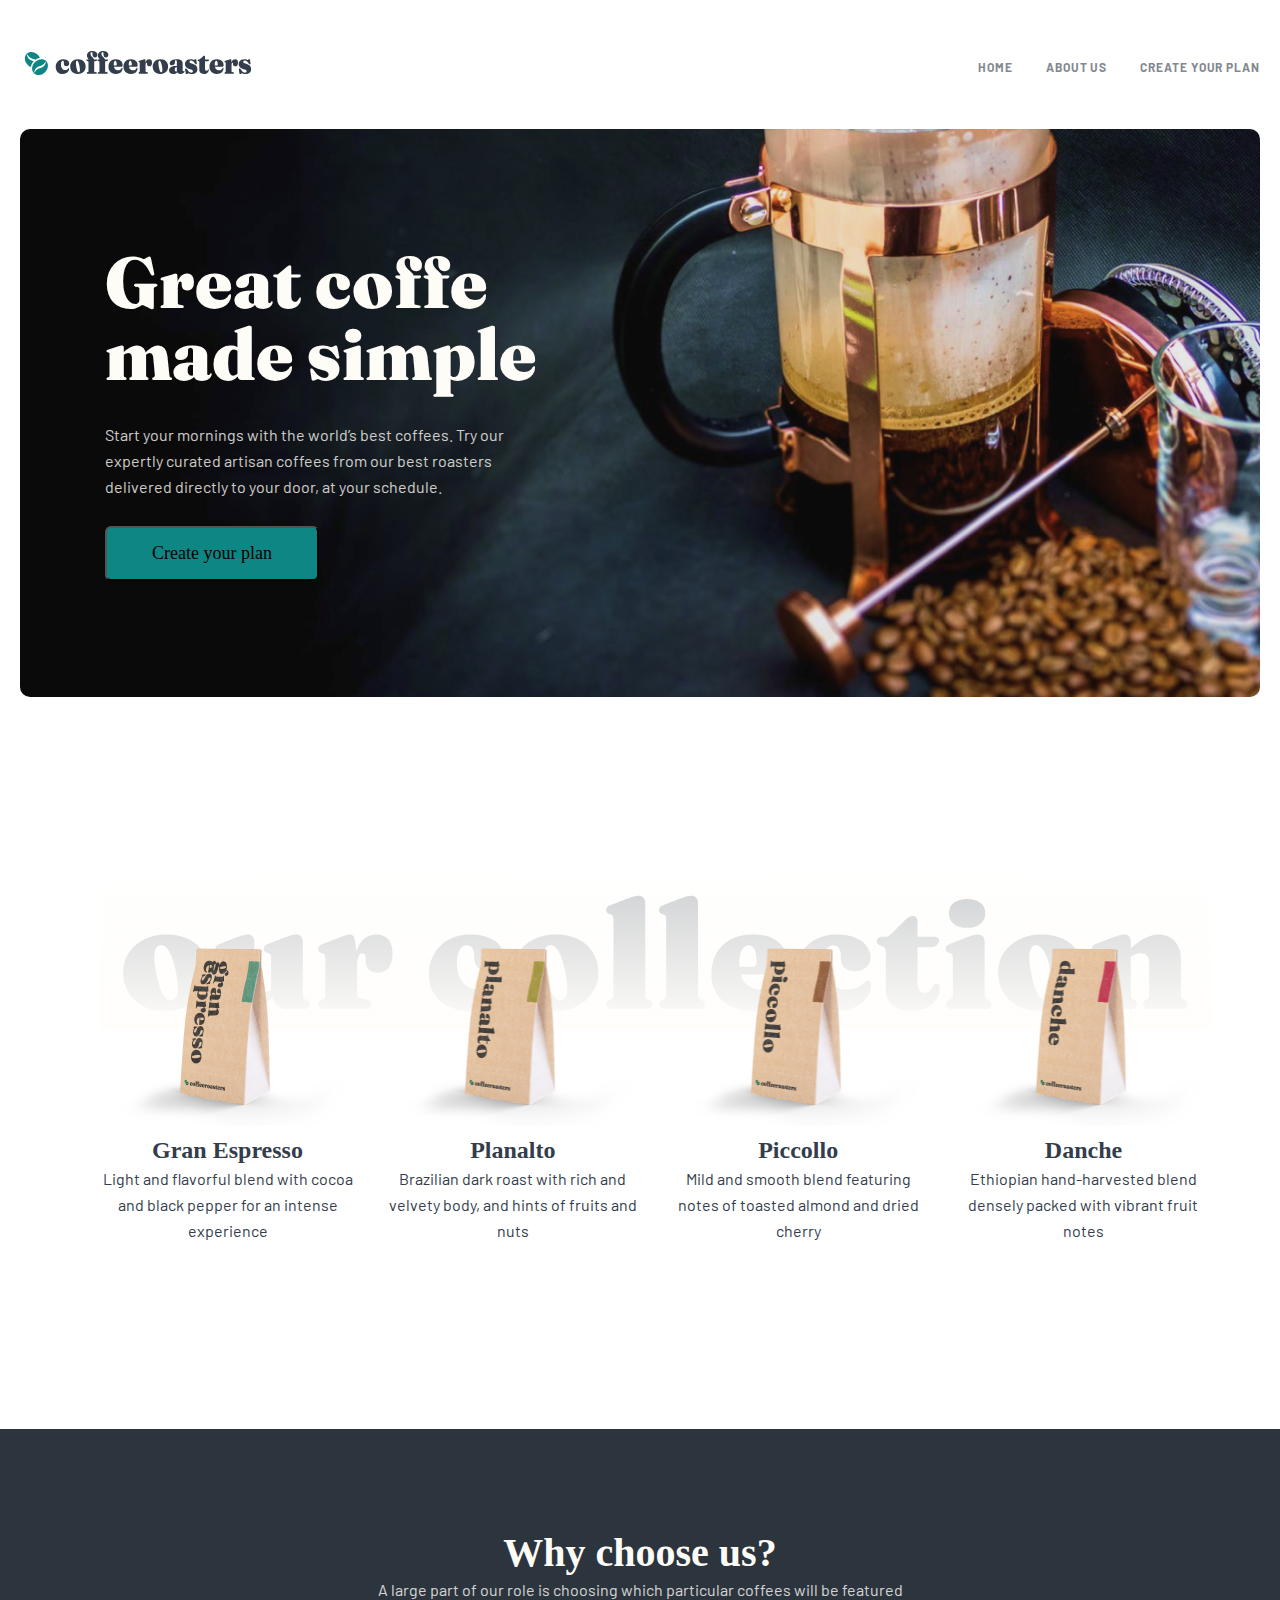
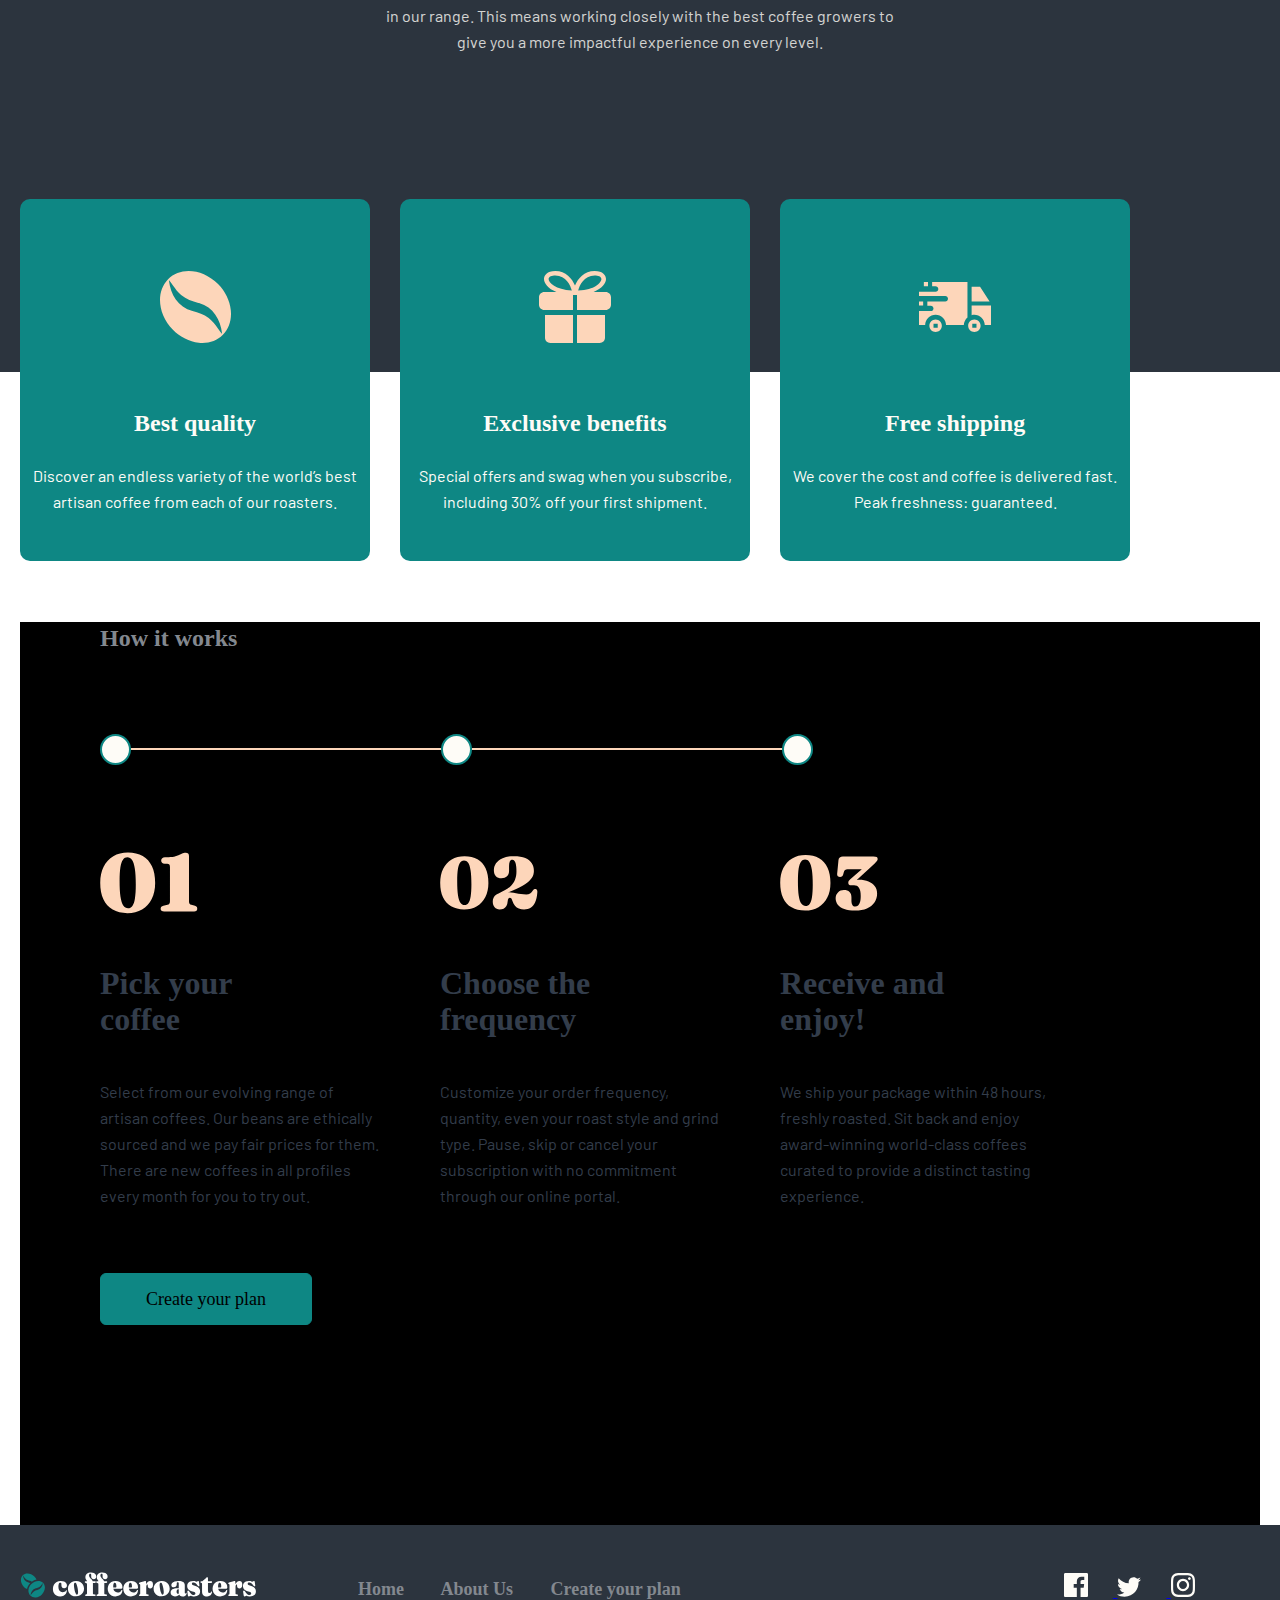
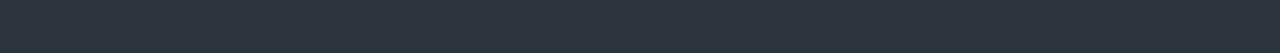
<file: index.html>
<!DOCTYPE html>
<html lang="en">
<head>
  <meta charset="UTF-8">
  <meta http-equiv="X-UA-Compatible" content="IE=edge">
  <meta name="viewport" content="width=device-width, initial-scale=1.0">
  <title>Coffeeroasters</title>
  <link rel="preconnect" href="https://fonts.googleapis.com">
<link rel="preconnect" href="https://fonts.gstatic.com" crossorigin>
<link href="https://fonts.googleapis.com/css2?family=Barlow:wght@400;600;700&family=Fraunces:opsz,wght@9..144,900&display=swap" rel="stylesheet">
  <link rel="stylesheet" href="./css/normalize.css">
  <link rel="stylesheet" href="./css/main.css">
</head>
<body>
  <!-- header -->
  <header>
    <div class="container">
      <div class="header">
        <a href="#">
          <img class="header__img" src="./img/site-logo.svg" width="236" height="26"  alt="site-logo">
        </a>
        <div class="header__box">
          <a class="header__link" href="./index.html">Home</a>
          <a class="header__link" href="./about.html">About Us</a>
          <a class="header__link" href="./create.html">Create your plan</a>
          <img class="header__images-2" src="./img/Combined Shape.svg" alt="hamburger">
        </div>
      </div>
    </div>
  </header>

<!-- section-1 -->


  <main>
    <section >
    <div class="container">
        <div class="mornings">
          <div class="mornings__box">
            <h1 class="mornings__heading">
              Great coffe made simple
            </h1>
            <p class="mornings__text">
              Start your mornings with the world’s best coffees. Try our expertly curated artisan coffees from our best roasters delivered directly to your door, at your schedule.
            </p>
            <button class="mornings__button">
              Create your plan
            </button>
          </div>
        </div>
      </div>
    </section>


    <!-- section-2 -->


    <section>
      <div class="container">
        <div class="our-collection">
          <ul class="our-collection__card">
            <li class="our-collection__list">
              <img class="our-collection__img" src="./img/gran.png" alt="gran-img">
              <h3 class="our-collection__heading">
                Gran Espresso
              </h3>
              <p class="our-collection__content">
                Light and flavorful blend with cocoa and black pepper for an intense experience
              </p>
            </li>
            <li class="our-collection__list">
              <img class="our-collection__img" src="./img/planalto.png" alt="planalto-img">
              <h3 class="our-collection__heading">
                Planalto
              </h3>
              <p class="our-collection__content">
                Brazilian dark roast with rich and velvety body, and hints of fruits and nuts
              </p>
            </li>
            <li class="our-collection__list">
              <img class="our-collection__img" src="./img/piccollo.png" alt="piccollo-img">
              <h3 class="our-collection__heading">
                Piccollo
              </h3>
              <p class="our-collection__content">
                Mild and smooth blend featuring notes of toasted almond and dried cherry
              </p>
            </li>
            <li class="our-collection__list">
              <img class="our-collection__img" src="./img/danche.png" alt="danche-img">
              <h3 class="our-collection__heading">
                Danche
              </h3>
              <p class="our-collection__content">
                Ethiopian hand-harvested blend densely packed with vibrant fruit notes
              </p>
            </li>
          </ul>
        </div>
      </div>
    </section>


    <!-- section-3 -->


    <section class="why-choose">
      <div class="container">
        <div class="why-choose__box">
          <div class="why-choose__box-mini">
            <h2 class="why-choose__heading">
              Why choose us?
            </h2>
            <p class="why-choose__text">
              A large part of our role is choosing which particular coffees will be featured 
              in our range. This means working closely with the best coffee growers to give 
              you a more impactful experience on every level.
            </p>
          </div>
          <ul class="why-choose__unordered-list">
            <li class="why-choose__unordered-list-item">
              <img class="why-choose__unordered-list-img" src="./img/Shape.svg" alt="icon-img">
              <h3 class="why-choose__unordered-list-heading">
                Best quality
              </h3>
              <p class="why-choose__unordered-list-text">
                Discover an endless variety of the world’s best artisan coffee from each of our roasters.
              </p>
            </li>
            <li class="why-choose__unordered-list-item">
              <img class="why-choose__unordered-list-img" src="img/gift.svg" alt="icon-img">
              <h3 class="why-choose__unordered-list-heading">
                Exclusive benefits
              </h3>
              <p class="why-choose__unordered-list-text">
                Special offers and swag when you subscribe, including 30% off your first shipment.
              </p>
            </li>
            <li class="why-choose__unordered-list-item">
              <img class="why-choose__unordered-list-img" src="./img/car.svg" width="72" height="72" alt="icon-img">
              <h3 class="why-choose__unordered-list-heading">
                Free shipping
              </h3>
              <p class="why-choose__unordered-list-text">
                We cover the cost and coffee is delivered fast. Peak freshness: guaranteed.
              </p>
            </li>
          </ul>
        </div>
      </div>
    </section>
    <!-- section-4 -->
    <section>
      <div class="container">
        <div class="card">
          <h3 class="card__heading">
            How it works
          </h3>
          <div class="card__works-line">
            <img class="card__img" src="./img/Oval.svg" alt="Oval-img" width="31" height="31">
            <div class="card__line"></div>
            <img class="card__img" src="./img/Oval.svg" alt="Oval-img" width="31" height="31">
            <div class="card__line"></div>
            <img class="card__img" src="./img/Oval.svg" alt="Oval-img" width="31" height="31">
          </div>
          <ul class="card__title">
            <li class="card__title-list">
              <img class="card__title-list-img" src="./img/01.svg" alt="number"  width="98" height="72">
              <h3 class="card__title-heding">
                Pick your coffee
              </h3>
              <p class="card__title-text">
                Select from our evolving range of artisan coffees. Our beans are ethically sourced and we pay fair prices for them. There are new coffees in all profiles every month for you to try out.
              </p>
            </li>
            <li class="card__title-list">
              <img class="card__title-list-img" src="./img/02.svg" alt="number"  width="98" height="72">
              <h3 class="card__title-heding">
                Choose the frequency
              </h3>
              <p class="card__title-text">
                Customize your order frequency, quantity, even your roast style and grind type. Pause, skip or cancel your subscription with no commitment through our online portal.
              </p>
            </li>
            <li class="card__title-list">
              <img class="card__title-list-img" src="./img/03.svg" alt="number"  width="98" height="72">
              <h3 class="card__title-heding">
                Receive and enjoy!
              </h3>
              <p class="card__title-text">
                We ship your package within 48 hours, freshly roasted. Sit back and enjoy award-winning world-class coffees curated to provide a distinct tasting experience.
              </p>
            </li>
          </ul>
          <button class="card__button-1">
            Create your plan
          </button>
        </div>
      </div>
    </section>
  </main>
  <footer class="footer">
    <div class="container">
      <div class="footer__box">
        <a href="#">
          <img class="footer__img" src="./img/site-logo 2.svg" alt="site-logo">
        </a>
        <div>
          <a class="footer__link" href="./index.html">Home</a>
          <a class="footer__link" href="./about.html">About Us</a>
          <a class="footer__link" href="./create.html">Create your plan</a>
        </div>
          <div class="footer__mini-box">
            <a href="https://www.facebook.com/">
              <img class="footer__icon" src="./img/Facebook.svg" alt="icon-img">
            </a>
            <a href="https://www.twitter.com/">
              <img  class="footer__icon" src="./img/twitter.svg" alt="icon-img">
            </a>
            <a href="https://www.instagram.com/">
              <img  class="footer__icon" src="./img/instagram.svg" alt="icon-img">
            </a>
          </div>
      </div>
    </div>
  </footer>
</body>
</html>
</file>
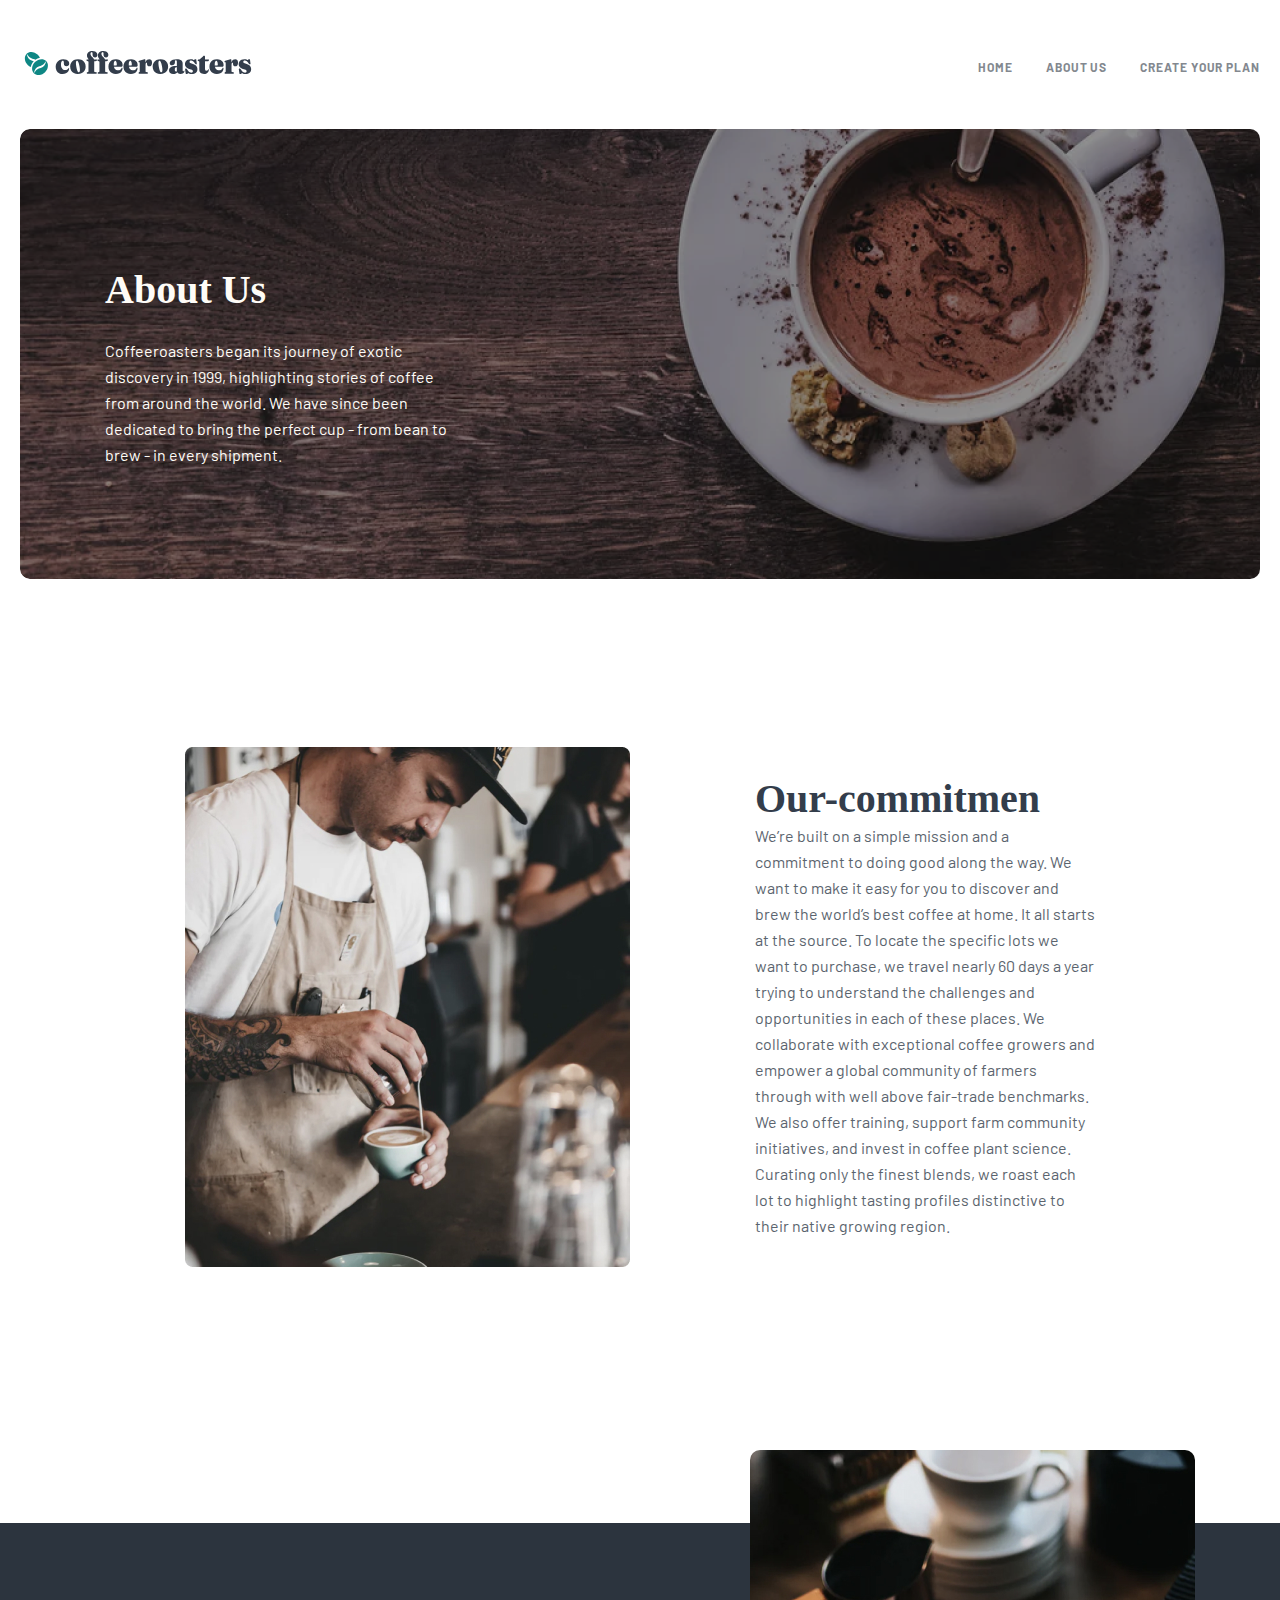
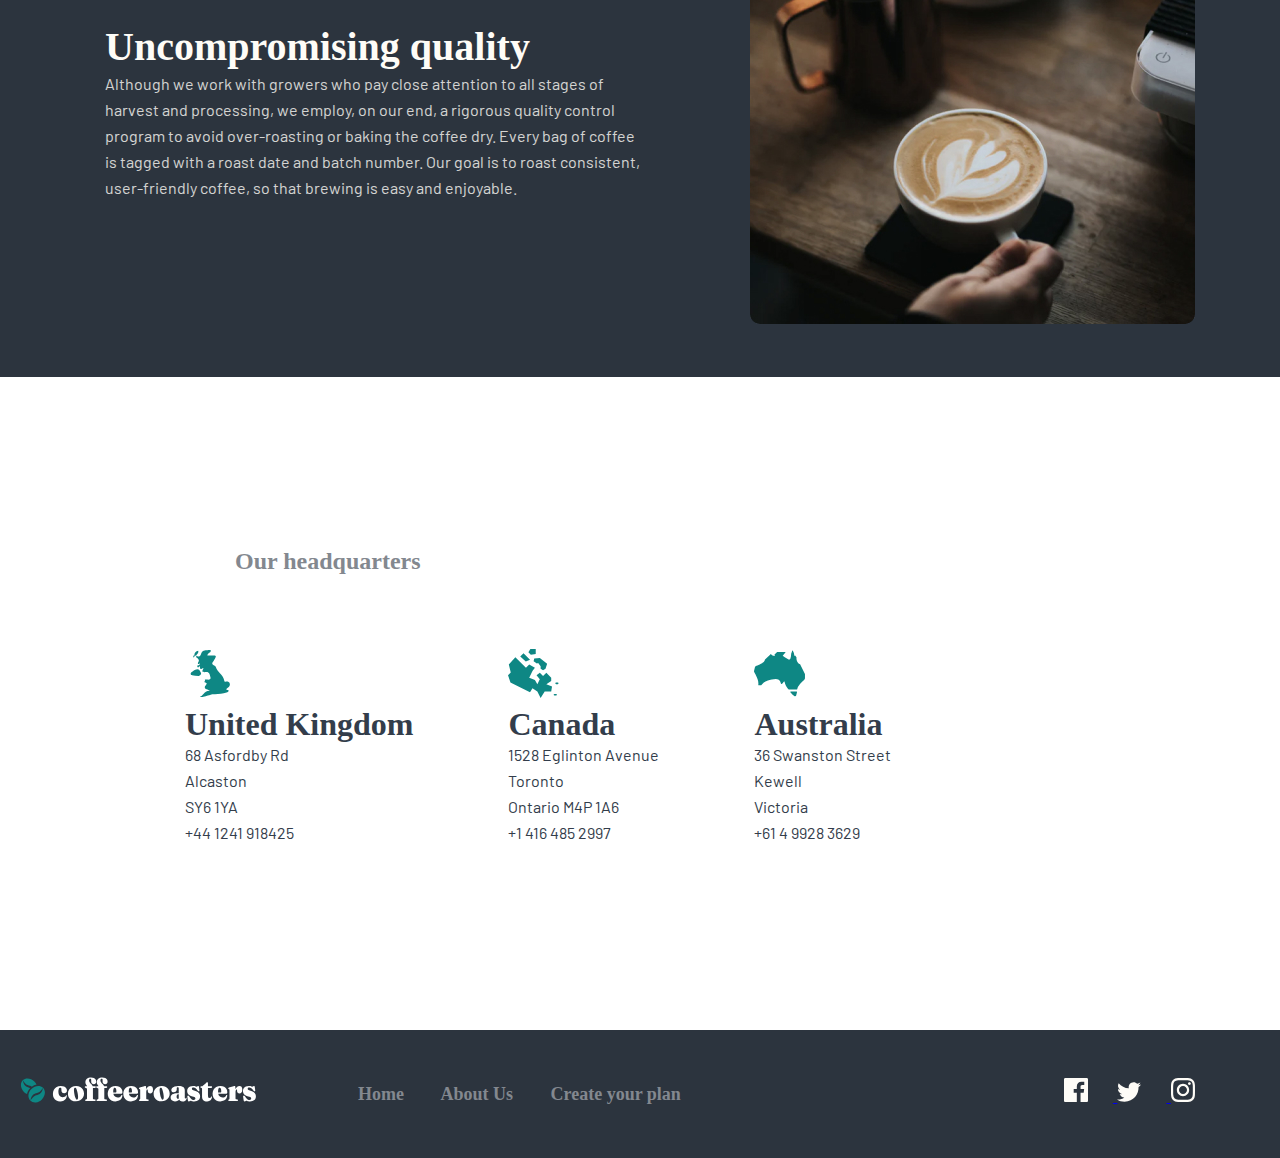
<file: about.html>
<!DOCTYPE html>
<html lang="en">
<head>
  <meta charset="UTF-8">
  <meta http-equiv="X-UA-Compatible" content="IE=edge">
  <meta name="viewport" content="width=device-width, initial-scale=1.0">
  <title>coffe-about</title>
  <link rel="preconnect" href="https://fonts.googleapis.com">
<link rel="preconnect" href="https://fonts.gstatic.com" crossorigin>
<link href="https://fonts.googleapis.com/css2?family=Barlow:wght@400;600;700&family=Fraunces:opsz,wght@9..144,900&display=swap" rel="stylesheet">
  <link rel="stylesheet" href="./css/normalize.css">
  <link rel="stylesheet" href="./css/main.css">
</head>
<body>
  <!-- header -->
  <header>
    <div class="container">
      <div class="header">
        <a href="#">
          <img class="header__img" src="./img/site-logo.svg" width="236" height="26"  alt="site-logo">
        </a>
        <div class="header__box">
          <a class="header__link" href="./index.html">Home</a>
          <a class="header__link" href="./about.html">About Us</a>
          <a class="header__link" href="./create.html">Create your plan</a>
          <img class="header__images-2" src="./img/Combined Shape.svg" alt="hamburger">
        </div>
      </div>
    </div>
  </header>


  <!-- about section-1 -->

  <main>
    <section>
      <div class="container">
        <div class="coffeeroasters">
          <h3 class="coffeeroasters__heading">
            About Us
          </h3>
          <p class="coffeeroasters__text">
            Coffeeroasters began its journey of exotic discovery in 1999, highlighting stories of coffee from around the world. We have since been dedicated to bring the perfect cup - from bean to brew - in every shipment.
          </p>
        </div>
      </div>
    </section>


    <!-- about section-2 -->

    <section>
      <div class="container">
        <div class="our-commitmen">
          <img class="our-commitment__img" src="./img/Bitmap (1).jpg" alt="coffe-img" width="445" height="520">
          <div class="our-commitment__box">
            <h3 class="our-commitment__heading">
              Our-commitmen
            </h3>
            <p class="our-commitment__content">
              We’re built on a simple mission and a commitment to doing good along the way. We want to make it easy for you to discover and brew the world’s best coffee at home. It all starts at the source. To locate the specific lots we want to purchase, we travel nearly 60 days a year trying to understand the challenges and opportunities in each of these places. We collaborate with exceptional coffee growers and empower a global community of farmers through with well above fair-trade benchmarks. We also offer training, support farm community initiatives, and invest in coffee plant science. Curating only the finest blends, we roast each lot to highlight tasting profiles distinctive to their native growing region.
            </p>
          </div>
        </div>
      </div>
    </section>



    <!-- about section-3 -->


<section class="uncompromising ">
  <div class="container">
    <div class="uncompromising__box">
      <div class="uncompromising__mini-box">
        <h3 class="uncompromising__heading">
          Uncompromising quality
        </h3>
        <p class="uncompromising__content">
          Although we work with growers who pay close attention to all stages of harvest and processing, we employ, on our end, a rigorous quality control program to avoid over-roasting or baking the coffee dry. Every bag of coffee is tagged with a roast date and batch number. Our goal is to roast consistent, user-friendly coffee, so that brewing is easy and enjoyable.
        </p> 
      </div> 
      <img  class="uncompromising__img" src="./img/Bitmap (2).jpg" alt="coffe-img" >
    </div> 
  </div>
</section>


<!-- about section-4 -->


<section>
  <div class="container">
    <div class="countries">
      <h4 class="countries__heading">
        Our headquarters
      </h4>
      <ul class="countries__item">
        <li class="countries__item-list">
          <img class="countries__img-icon" src="./img/united.svg" alt="united icon" width="51" height="49" >
          <h3 class="countries__heading-h3">
            United Kingdom
          </h3>
          <p class="countries__text">
            68  Asfordby Rd <br>
            Alcaston <br>
            SY6 1YA <br>
            +44 1241 918425 <br>
          </p>
        </li>
        <li class="countries__item-list">
          <img  class="countries__img-icon" src="./img/Canada.svg" alt="Canada-map" width="51" height="49">
          <h3 class="countries__heading-h3">
            Canada
          </h3>
          <p class="countries__text">
            1528  Eglinton Avenue <br>
            Toronto <br>
            Ontario M4P 1A6 <br>
            +1 416 485 2997 <br>
          </p>
        </li>
        <li class="countries__item-list">
          <img class="countries__img-icon" src="./img/Australia.svg" alt="Australia-map" width="51" height="49">
          <h3 class="countries__heading-h3">
            Australia
          </h3>
          <p class="countries__text">
            36 Swanston Street <br>
            Kewell <br>
            Victoria <br>
            +61 4 9928 3629
          </p>
        </li>
      </ul>
    </div>
  </div>
</section>

<!-- about footer  -->

<footer class="footer">
    <div class="container">
      <div class="footer__box">
        <a href="#">
          <img class="footer__img" src="./img/site-logo 2.svg" alt="site-logo">
        </a>
        <div>
          <a class="footer__link" href="./index.html">Home</a>
          <a class="footer__link" href="./about.html">About Us</a>
          <a class="footer__link" href="./create.html">Create your plan</a>
        </div>
          <div class="footer__mini-box">
            <a href="https://www.facebook.com/">
              <img class="footer__icon" src="./img/Facebook.svg" alt="icon-img">
            </a>
            <a href="https://www.twitter.com/">
              <img  class="footer__icon" src="./img/twitter.svg" alt="icon-img">
            </a>
            <a href="https://www.instagram.com/">
              <img  class="footer__icon" src="./img/instagram.svg" alt="icon-img">
            </a>
          </div>
      </div>
    </div>
  </footer>
  </main>
</body>
</html>
</file>
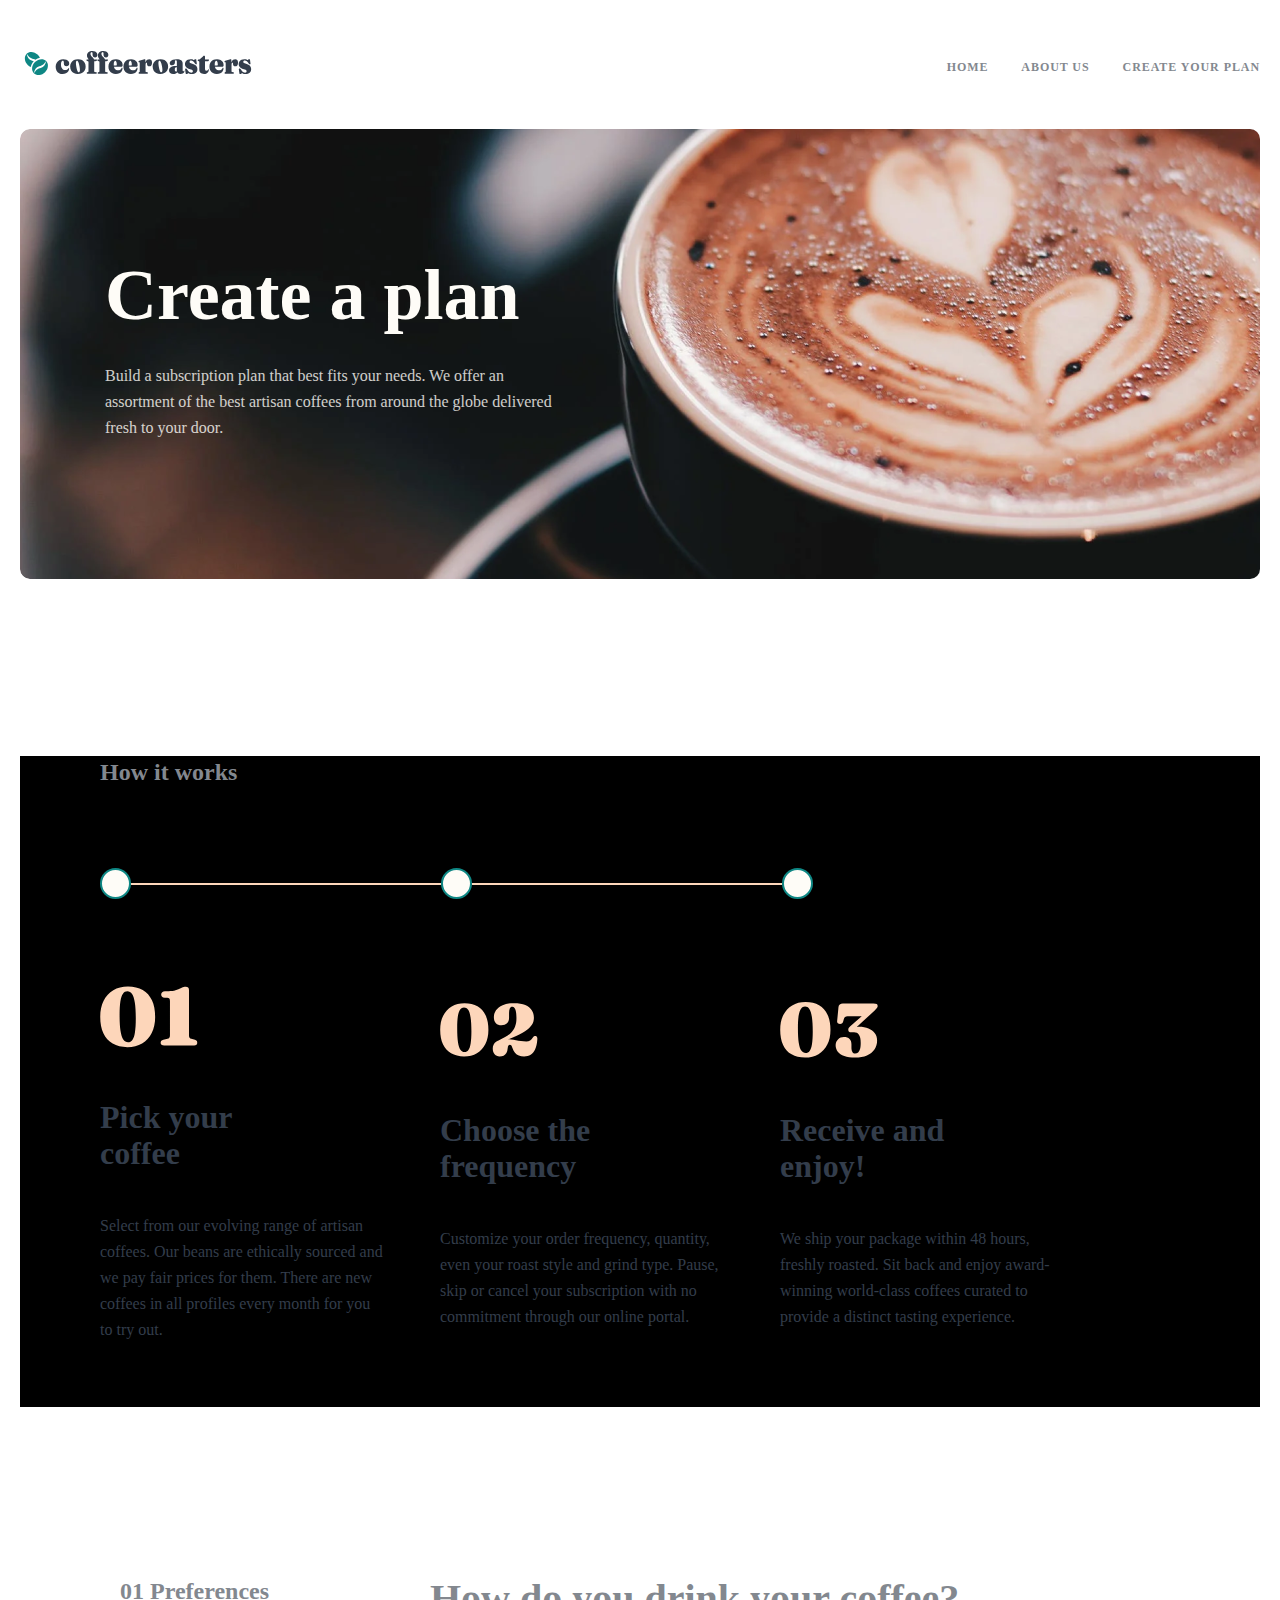
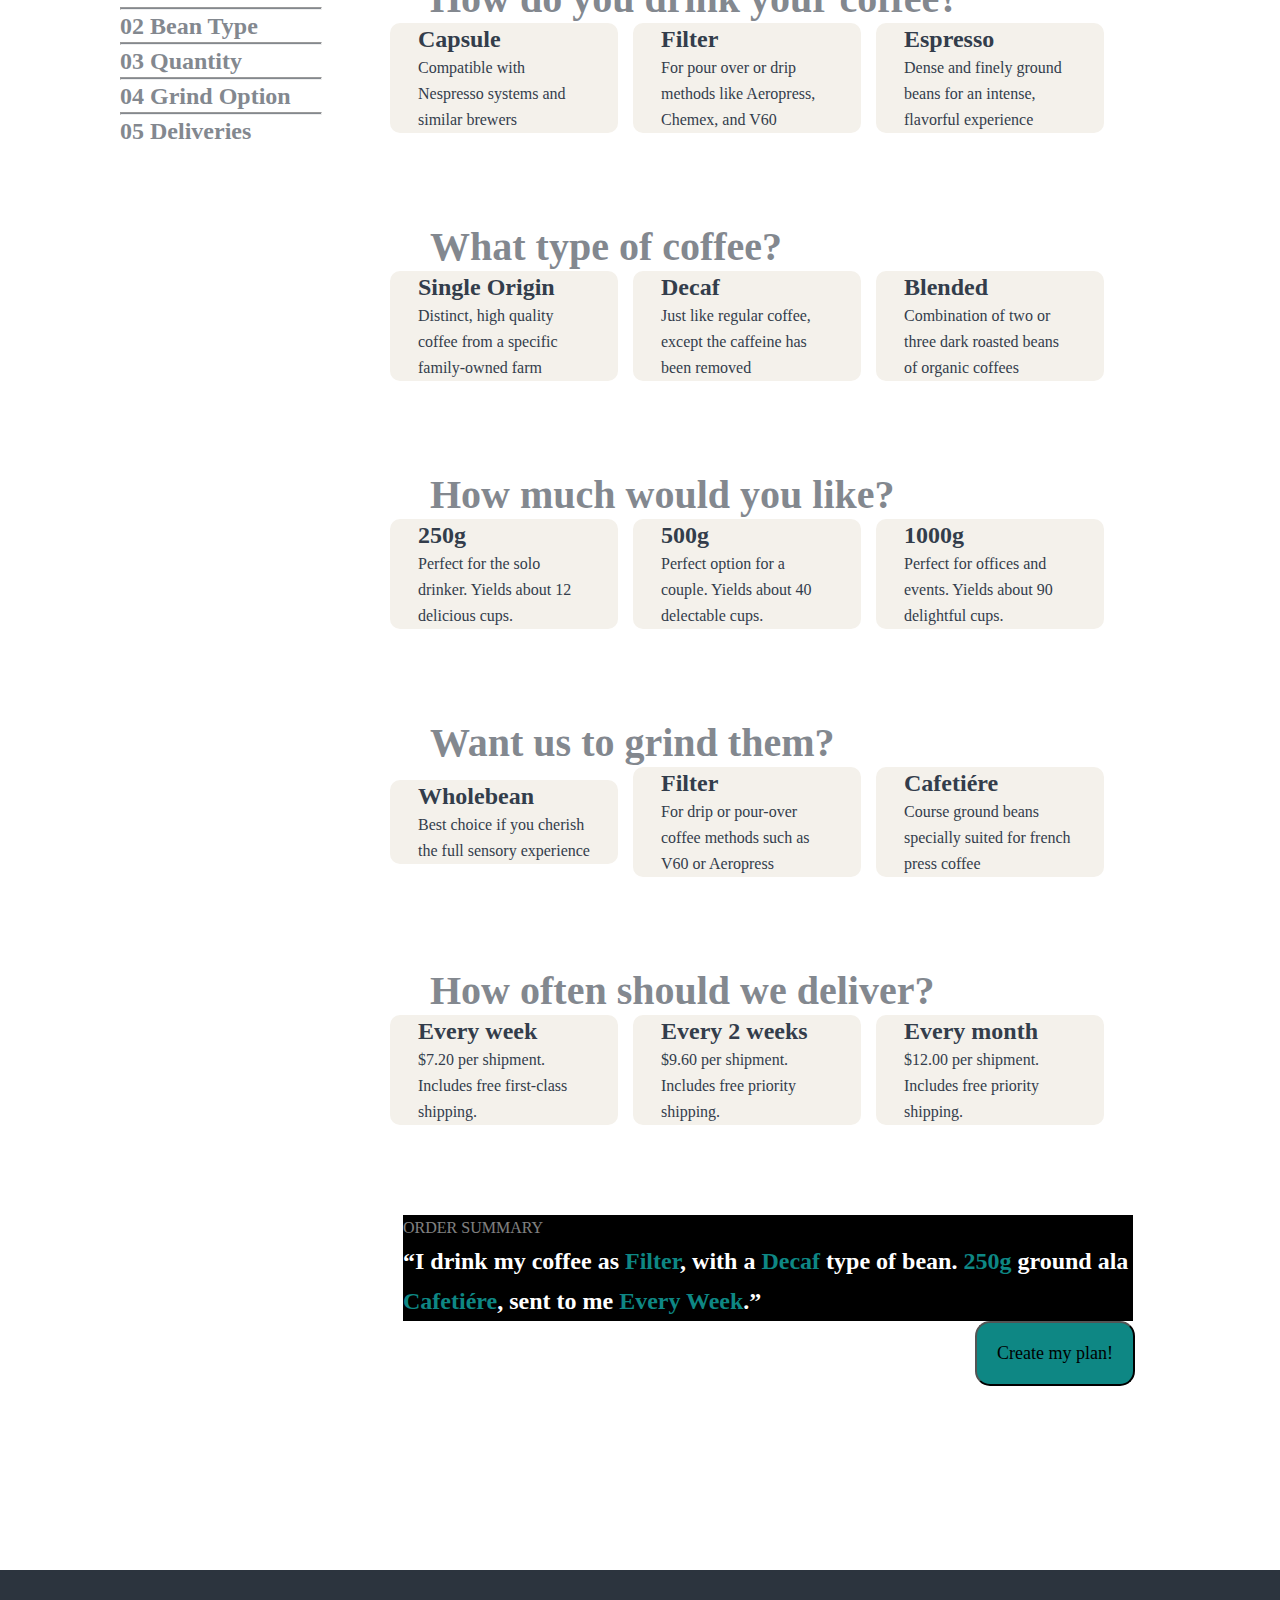
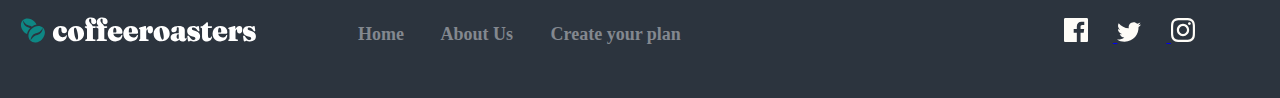
<file: create.html>
<!DOCTYPE html>
<html lang="en">
<head>
  <meta charset="UTF-8">
  <meta http-equiv="X-UA-Compatible" content="IE=edge">
  <meta name="viewport" content="width=device-width, initial-scale=1.0">
  <title>coffe-create</title>
  <link rel="stylesheet" href="./css/normalize.css">
  <link rel="stylesheet" href="./css/main.css">
</head>
<body>
  <!-- header -->
  <header>
    <div class="container">
      <div class="header">
        <a href="#">
          <img class="header__img" src="./img/site-logo.svg" width="236" height="26"  alt="site-logo">
        </a>
        <div class="header__box">
          <a class="header__link" href="./index.html">Home</a>
          <a class="header__link" href="./about.html">About Us</a>
          <a class="header__link" href="./create.html">Create your plan</a>
          <img class="header__images-2" src="./img/Combined Shape.svg" alt="hamburger">
        </div>
      </div>
    </div>
  </header>
  <!-- create-section-1 -->
  <main>
    <section>
      <div class="container">
        <div class="create">
          <div class="create__box">
            <h2 class="create__heading">
              Create a plan
            </h2>
            <p class="create__content">
              Build a subscription plan that best fits your needs. We offer an assortment of the best artisan coffees from around the globe delivered fresh to your door.
            </p>
          </div>
        </div>
      </div>
    </section>

    <!-- create-section-2 -->

    <section>
      <div class="container">
        <div class="card">
          <h3 class="card__heading">
            How it works
          </h3>
          <div class="card__works-line">
            <img class="card__img" src="./img/Oval.svg" alt="Oval-img" width="31" height="31">
            <div class="card__line"></div>
            <img class="card__img" src="./img/Oval.svg" alt="Oval-img" width="31" height="31">
            <div class="card__line"></div>
            <img class="card__img" src="./img/Oval.svg" alt="Oval-img" width="31" height="31">
          </div>
          <ul class="card__title">
            <li class="card__title-list">
              <img class="card__title-list-img" src="./img/01.svg" alt="number"  width="98" height="72">
              <h3 class="card__title-heding">
                Pick your coffee
              </h3>
              <p class="card__title-text">
                Select from our evolving range of artisan coffees. Our beans are ethically sourced and we pay fair prices for them. There are new coffees in all profiles every month for you to try out.
              </p>
            </li>
            <li class="card__title-list">
              <img class="card__title-list-img" src="./img/02.svg" alt="number"  width="98" height="72">
              <h3 class="card__title-heding">
                Choose the frequency
              </h3>
              <p class="card__title-text">
                Customize your order frequency, quantity, even your roast style and grind type. Pause, skip or cancel your subscription with no commitment through our online portal.
              </p>
            </li>
            <li class="card__title-list">
              <img class="card__title-list-img" src="./img/03.svg" alt="number"  width="98" height="72">
              <h3 class="card__title-heding">
                Receive and enjoy!
              </h3>
              <p class="card__title-text">
                We ship your package within 48 hours, freshly roasted. Sit back and enjoy award-winning world-class coffees curated to provide a distinct tasting experience.
              </p>
            </li>
          </ul>
        </div>
      </div>
    </section>


    <!-- create-section-3 -->

<section>
  <div class="container">
    <div class="ordered-lists">
      <div class="ordered-list">
        <p  class="ordered-list__content">
          01 Preferences
        </p>
        <hr class="ordered-list__line">
        <p  class="ordered-list__content">
          02 Bean Type
        </p>
        <hr class="ordered-list__line">
        <p  class="ordered-list__content">
          03 Quantity
        </p>
        <hr class="ordered-list__line">
        <p  class="ordered-list__content">
          04 Grind Option
        </p>
        <hr class="ordered-list__line">
        <p  class="ordered-list__content">
          05 Deliveries
        </p>
      </div>
      <!-- create-section-4 -->

      <div>
        <div class="ordered-list__drink">
          <h3 class="ordered-list__heading">
            How do you drink your coffee?
          </h3>
          <ul class="ordered-list__drink-one">
            <li class="ordered-list__list-box">
              <h4 class="ordered-list__capsule">
                Capsule
              </h4>
              <p class="ordered-list__text-one">
                Compatible with Nespresso systems and similar brewers
              </p>
            </li>
          

          
            <li class="ordered-list__list-box">
              <h4 class="ordered-list__capsule">
                Filter
              </h4>
              <p class="ordered-list__text-one">
                For pour over or drip methods like Aeropress, Chemex, and V60
              </p>
            </li>
          

          
            <li class="ordered-list__list-box">
              <h4 class="ordered-list__capsule">
                Espresso
              </h4>
              <p class="ordered-list__text-one">
                Dense and finely ground beans for an intense, flavorful experience
              </p>
            </li>
          </ul>
        </div>

        <div class="ordered-list__drink">
          <h3 class="ordered-list__heading">
            What type of coffee?
          </h3>
          <ul class="ordered-list__drink-one">
            <li class="ordered-list__list-box">
              <h4 class="ordered-list__capsule">
                Single Origin
              </h4>
              <p class="ordered-list__text-one">
                Distinct, high quality coffee from a specific family-owned farm
              </p>
            </li>
          

          
            <li class="ordered-list__list-box">
              <h4 class="ordered-list__capsule">
                Decaf
              </h4>
              <p class="ordered-list__text-one">
                Just like regular coffee, except the caffeine has been removed
              </p>
            </li>
          

          
            <li class="ordered-list__list-box">
              <h4 class="ordered-list__capsule">
                Blended
              </h4>
              <p class="ordered-list__text-one">
                Combination of two or three dark roasted beans of organic coffees
              </p>
            </li>
          </ul>
        </div>

        <div class="ordered-list__drink">
          <h3 class="ordered-list__heading">
            How much would you like?
          </h3>
          <ul class="ordered-list__drink-one">
            <li class="ordered-list__list-box">
              <h4 class="ordered-list__capsule">
                250g
              </h4>
              <p class="ordered-list__text-one">
                Perfect for the solo drinker. Yields about 12 delicious cups.
              </p>
            </li>
          

          
            <li class="ordered-list__list-box">
              <h4 class="ordered-list__capsule">
                500g
              </h4>
              <p class="ordered-list__text-one">
                Perfect option for a couple. Yields about 40 delectable cups.
              </p>
            </li>
          

          
            <li class="ordered-list__list-box">
              <h4 class="ordered-list__capsule">
                1000g
              </h4>
              <p class="ordered-list__text-one">
                Perfect for offices and events. Yields about 90 delightful cups.
              </p>
            </li>
          </ul>
        </div>

        <div class="ordered-list__drink">
          <h3 class="ordered-list__heading">
            Want us to grind them?
          </h3>
          <ul class="ordered-list__drink-one">
            <li class="ordered-list__list-box">
              <h4 class="ordered-list__capsule">
                Wholebean
              </h4>
              <p class="ordered-list__text-one">
                Best choice if you cherish the full sensory experience
              </p>
            </li>
          

          
            <li class="ordered-list__list-box">
              <h4 class="ordered-list__capsule">
                Filter
              </h4>
              <p class="ordered-list__text-one">
                For drip or pour-over coffee methods such as V60 or Aeropress
              </p>
            </li>
          

          
            <li class="ordered-list__list-box">
              <h4 class="ordered-list__capsule">
                Cafetiére
              </h4>
              <p class="ordered-list__text-one">
                Course ground beans specially suited for french press coffee
              </p>
            </li>
          </ul>
        </div>

        <div class="ordered-list__drink">
          <h3 class="ordered-list__heading">
            How often should we deliver?
          </h3>
          <ul class="ordered-list__drink-one">
            <li class="ordered-list__list-box">
              <h4 class="ordered-list__capsule">
                Every week
              </h4>
              <p class="ordered-list__text-one">
                $7.20 per shipment. Includes free first-class shipping.
              </p>
            </li>
          

          
            <li class="ordered-list__list-box">
              <h4 class="ordered-list__capsule">
                Every 2 weeks
              </h4>
              <p class="ordered-list__text-one">
                $9.60 per shipment. Includes free priority shipping.
              </p>
            </li>
          

          
            <li class="ordered-list__list-box">
              <h4 class="ordered-list__capsule">
                Every month
              </h4>
              <p class="ordered-list__text-one">
                $12.00 per shipment. Includes free priority shipping.
              </p>
            </li>
          </ul>
        </div>

        <div class="ordered-list__part">
          <h3 class="ordered-list__part-heading">
            Order Summary
          </h3>
          <p class="ordered-list__part-text">
            “I drink my coffee as <span class="ordered-list__part-span">Filter</span>, with a <span class="ordered-list__part-span">Decaf</span> type of bean. <span  class="ordered-list__part-span">250g</span> ground ala <span  class="ordered-list__part-span">Cafetiére</span>, sent to me <span class="ordered-list__part-span">Every Week</span>.”
          </p>

        </div>
        <button class="ordered-list__part-button">Create my plan!</button>
      </div>
    </div>
  </div>
</section>
  </main>

  <footer class="footer">
    <div class="container">
      <div class="footer__box">
        <a href="#">
          <img class="footer__img" src="./img/site-logo 2.svg" alt="site-logo">
        </a>
        <div>
          <a class="footer__link" href="./index.html">Home</a>
          <a class="footer__link" href="./about.html">About Us</a>
          <a class="footer__link" href="./create.html">Create your plan</a>
        </div>
          <div class="footer__mini-box">
            <a href="https://www.facebook.com/">
              <img class="footer__icon" src="./img/Facebook.svg" alt="icon-img">
            </a>
            <a href="https://www.twitter.com/">
              <img  class="footer__icon" src="./img/twitter.svg" alt="icon-img">
            </a>
            <a href="https://www.instagram.com/">
              <img  class="footer__icon" src="./img/instagram.svg" alt="icon-img">
            </a>
          </div>
      </div>
    </div>
  </footer>
</body>
</html>
</file>
<file: css/main.css>
* {
  box-sizing: border-box;
  margin: 0;
  padding: 0;
}

body {
  /* padding: 0;
  margin: 0; */
  /* font-family: "Livvic", "Arial", sans-serif; */
  font-weight: 600;
  font-size: 18px;
  line-height: 28px;
  color: #ffffff;
}

.container {
  max-width: 1300px;
  margin: 0 auto;
  padding: 0 20px;
}

/* header */

.header {
  display: flex;
  align-items: center;
  text-align: center;
  justify-content: space-between;
  margin-bottom: 45px;
  margin-top: 50px;
}
.header__images-2 {
  color: #ffffff;
  display: none;
  cursor: pointer;
}
.header__box {
  display: flex;
  align-items: center;

  justify-content: space-between;
}
.header__link {
  text-decoration: none;
  color: #83888f;
  margin-left: 33px;
  font-family: "Barlow";
  font-style: normal;
  font-weight: 700;
  font-size: 12px;
  line-height: 15px;
  letter-spacing: 0.923077px;
  text-transform: uppercase;
  color: #83888f;
}
.header__link:first-child {
  margin-left: 0;
}
.header__link:hover {
  color: black;
}

/* .section-1 */

.mornings {
  background-image: url("../img/Bitmap.jpg");
  background-repeat: no-repeat;
  background-position: center;
  background-size: cover;
  /* height: 600px; */
  border-radius: 10px;
  margin-bottom: 136px;
}
.mornings__box {
  width: 493px;
  padding-top: 117px;
  padding-bottom: 116px;
  padding-left: 85px;
}
.mornings__heading {
  font-family: "Fraunces";
  font-style: normal;
  width: 493px;
  font-weight: 900;
  font-size: 72px;
  line-height: 72px;
  color: #fefcf7;
  margin: 0;
  margin-bottom: 32px;
}
.mornings__text {
  font-family: "Barlow";
  font-style: normal;
  width: 445px;
  font-weight: 400;
  font-size: 16px;
  line-height: 26px;
  color: #fefcf7;
  opacity: 0.8;
}
.mornings__button {
  widows: 217px;
  background-color: #0e8784;
  border-radius: 6px;
  padding: 15px 45px;
  text-align: center;
  margin-top: 26px;
}

/* section-2 */

.our-collection {
  background-image: url("../img/bg-img.svg");
  background-repeat: no-repeat;
  height: 196px;
  margin-left: 80px;
  padding-top: 100px;
  margin-bottom: 400px;
}
.our-collection__card {
  list-style: none;
  width: 1111px;
  display: flex;
  align-items: center;
  text-align: center;
  justify-content: space-between;
  /* margin-top: 00px; */
}
.our-collection__list {
}
.our-collection__img {
  width: 255px;
  height: 193px;
}
.our-collection__heading {
  font-family: "Fraunces 9pt";
  font-style: normal;
  font-weight: 900;
  font-size: 24px;
  line-height: 32px;
  text-align: center;
  color: #333d4b;
}
.our-collection__content {
  font-family: "Barlow";
  font-style: normal;
  width: 255px;
  font-weight: 400;
  font-size: 16px;
  line-height: 26px;
  text-align: center;
  color: #333d4b;
}

/* section-3 */

.why-choose {
  background-color: #2c343e;
}
.why-choose__box {
  position: relative;
  margin-bottom: 250px;
}
.why-choose__box-mini {
  max-width: 540px;
  padding-top: 100px;
  margin-left: auto;
  margin-right: auto;
  padding-bottom: 317px;
  /* padding-left: 317px; */
}
.why-choose__heading {
  font-family: "Fraunces 9pt";
  font-style: normal;
  font-weight: 900;
  font-size: 40px;
  line-height: 48px;
  text-align: center;
  color: #fefcf7;
}
.why-choose__text {
  font-family: "Barlow";
  font-style: normal;
  font-weight: 400;
  font-size: 16px;
  line-height: 26px;
  text-align: center;
  color: #fefcf7;
  mix-blend-mode: normal;
  opacity: 0.8;
}
.why-choose__unordered-list {
  position: absolute;
  top: 370px;
  list-style: none;
  width: 1110px;
  display: flex;
  align-items: center;
  text-align: center;
  justify-content: space-between;
}
.why-choose__unordered-list-item {
  width: 350px;
  background-color: #0e8784;
  border-radius: 10px;
  transition: 0.5s;
}
.why-choose__unordered-list-item:hover {
  transform: scale(1.1);
}
.why-choose__unordered-list-img {
  margin-top: 72px;
  margin-bottom: 56px;
}
.why-choose__unordered-list-heading {
  margin: 0;
  margin-bottom: 24px;
  font-family: "Fraunces 9pt";
  font-style: normal;
  font-weight: 900;
  font-size: 24px;
  line-height: 32px;
  text-align: center;
  color: #fefcf7;
}
.why-choose__unordered-list-text {
  margin: 0;
  padding-bottom: 46px;
  font-family: "Barlow";
  font-style: normal;
  font-weight: 400;
  font-size: 16px;
  line-height: 26px;
  text-align: center;
  color: #fefcf7;
}

/* section-4 */

.card {
  background-color: black;
}
.card__heading {
  width: 255px;
  padding-left: 80px;
  font-family: "Fraunces 9pt";
  font-style: normal;
  font-weight: 900;
  font-size: 24px;
  line-height: 32px;
  color: #83888f;
  margin-bottom: 80px;
}
.card__works-line {
  display: flex;
  align-items: center;
  text-align: center;
  margin-bottom: 82px;
  padding-left: 80px;
}
.card__img {
  widows: 31px;
  height: 31px;
  margin: 0;
  padding: 0;
}
.card__line {
  width: 310px;
  height: 2px;
  background-color: #fdd6ba;
}

.card__title {
  width: 1045px;
  list-style: none;
  display: flex;
  align-items: center;
  padding-left: 80px;
  /* text-align: center; */
  justify-content: space-between;
}
.card__title-list {
  width: 285px;
}

.card__title-list-img {
  width: 98px;
  height: 72px;
  margin-right: 95px;
  margin-bottom: 38px;
}
.card__title-heding {
  padding: 0;
  margin: 0;
  margin-bottom: 42px;
  font-family: "Fraunces 9pt";
  font-style: normal;
  font-weight: 900;
  font-size: 32px;
  line-height: 36px;
  color: #333d4b;
  width: 210px;
}
.card__title-text {
  width: 285px;
  padding: 0;
  margin: 0;
  margin-bottom: 64px;
  font-family: "Barlow";
  font-style: normal;
  font-weight: 400;
  font-size: 16px;
  line-height: 26px;
  color: #333d4b;
}
.card__button-1 {
  widows: 217px;
  background-color: #0e8784;
  border: solid 1.5px #0e8784;
  border-radius: 6px;
  padding: 15px 45px;
  text-align: center;
  margin-left: 80px;
  margin-bottom: 200px;
}
.footer {
  background-color: #2c343e;
}

.footer__box {
  display: flex;
  align-items: center;
  padding-top: 47px;
  padding-bottom: 47px;
  /* margin-bottom: 135px; */
}

.footer__img {
  padding-right: 102px;
}
.footer__link {
  text-decoration: none;
  color: #83888f;
  padding-right: 33px;
}
.footer__link:hover {
  color: black;
}

.footer__mini-box {
  padding-left: 350px;
  transition: 0.5s;
}

.footer__mini-box img:hover {
  transform: scale(1.2);
  background-color: coral;
}
.footer__icon {
  margin-right: 25px;
}

/* about section-1 */

.coffeeroasters {
  background-image: url("../img/milk-coffe.png");
  background-repeat: no-repeat;
  background-size: cover;
  height: 450px;
  border-radius: 10px;
  margin-bottom: 168px;
}
.coffeeroasters__heading {
  padding: 0;
  margin: 0;
  padding-top: 137px;
  padding-left: 85px;
  margin-bottom: 24px;
  font-family: "Fraunces 9pt";
  font-style: normal;
  font-weight: 900;
  font-size: 40px;
  line-height: 48px;
  color: #fefcf7;
}
.coffeeroasters__text {
  width: 445px;
  padding: 0;
  margin: 0;
  padding-left: 85px;
  margin-bottom: 137px;
  font-family: "Barlow";
  font-style: normal;
  font-weight: 400;
  font-size: 16px;
  line-height: 26px;
  color: #fefcf7;
}

/* about section-2 */

.our-commitmen {
  display: flex;
  align-items: center;
  justify-content: space-between;
  margin: 0;
  padding: 0;
  /* width: 1110px; */
  padding-left: 165px;
  padding-right: 165px;
  margin-bottom: 256px;
}
.our-commitment__img {
  width: 445px;
  height: 520px;
}
.our-commitment__box {
  width: 540px;
  margin-left: 125px;
}
.our-commitment__heading {
  font-family: "Fraunces 9pt";
  font-style: normal;
  font-weight: 900;
  font-size: 40px;
  line-height: 48px;
  color: #333d4b;
}
.our-commitment__content {
  font-family: "Barlow";
  font-style: normal;
  font-weight: 400;
  font-size: 16px;
  line-height: 26px;
  color: #333d4b;
  mix-blend-mode: normal;
  opacity: 0.8;
}

/*  about section-3  */

.uncompromising {
  background-color: #2c343e;
  margin-bottom: 168px;
}
.uncompromising__box {
  display: flex;
  align-items: center;
  : relative;
}
.uncompromising__mini-box {
  width: 540px;
  margin: 0;
  padding: 0;
  margin-left: 85px;
  margin-top: 100px;
  margin-right: 125px;
  margin-bottom: 176px;
}
.uncompromising__heading {
  font-family: "Fraunces 9pt";
  font-style: normal;
  font-weight: 900;
  font-size: 40px;
  line-height: 48px;
  color: #fefcf7;
}
.uncompromising__content {
  font-family: "Barlow";
  font-style: normal;
  font-weight: 400;
  font-size: 16px;
  line-height: 26px;
  color: #fefcf7;
  mix-blend-mode: normal;
  opacity: 0.8;
}
.uncompromising__img {
  width: 445px;
  height: 474px;
  padding: 0;
  margin: 0;
  border-radius: 10px;
  position: absolute;
  left: 750px;
  top: 1450px;
}

/*   about section-4  */

.countries {
  width: 1045px;
  margin-left: 165px;
  margin-bottom: 168px;
}
.countries__heading {
  padding: 0;
  margin: 0;
  margin-left: 50px;
  margin-bottom: 72px;
  font-family: "Fraunces 9pt";
  font-style: normal;
  font-weight: 900;
  font-size: 24px;
  line-height: 32px;
  color: #83888f;
}
.countries__item {
  list-style: none;
  display: flex;
  align-items: center;
}
.countries__item-list {
  margin-right: 95px;
}
.countries__img-icon {
}
.countries__heading-h3 {
  font-family: "Fraunces 9pt";
  font-style: normal;
  font-weight: 900;
  font-size: 32px;
  line-height: 36px;
  color: #333d4b;
}
.countries__text {
  font-family: "Barlow";
  font-style: normal;
  font-weight: 400;
  font-size: 16px;
  line-height: 26px;
  color: #333d4b;
  widows: 130px;
  height: 120px;
}

/* about footer  */

/* create-section-1 */

.create {
  background-image: url(../img/coffe.png);
  background-repeat: no-repeat;
  background-size: cover;
  height: 450px;
  border-radius: 10px;
  margin-bottom: 177px;
}
.create__box {
  width: 550px;
  padding-top: 130px;
  padding-left: 85px;
}
.create__heading {
  margin: 0;
  padding: 0;
  margin-bottom: 32px;
  font-family: "Fraunces 9pt";
  font-style: normal;
  font-weight: 900;
  font-size: 72px;
  line-height: 72px;
  color: #fefcf7;
}
.create__content {
  margin: 0;
  padding: 0;
  font-family: "Barlow";
  font-style: normal;
  font-weight: 400;
  font-size: 16px;
  line-height: 26px;
  color: #fefcf7;
  mix-blend-mode: normal;
  opacity: 0.8;
}

/* create-section-3 */

.ordered-lists {
  display: flex;
  /* align-items: center; */
  margin-top: 168px;
  margin-left: 100px;
}
.ordered-list {
  width: 255px;
}
.ordered-list__content {
  ont-family: "Fraunces 9pt";
  font-style: normal;
  font-weight: 900;
  font-size: 24px;
  line-height: 32px;
  color: #83888f;
}
.ordered-list__content:hover {
  color: black;
}
.ordered-list__line {
  width: 200px;
  height: 1px;
  margin: 0;
  padding: 0;
  background-color: #83888f;
}

/* create-section-4 */

.ordered-list__drink {
  width: 730px;
  margin-bottom: 90px;
}
.ordered-list__heading {
  margin-left: 55px;
  font-family: "Fraunces 9pt";
  font-style: normal;
  font-weight: 900;
  font-size: 40px;
  line-height: 48px;
  color: #83888f;
}
.ordered-list__drink-one {
  width: 730px;
  display: flex;
  align-items: center;
  text-decoration: none;
  list-style: none;
}

.ordered-list__list-box {
  width: 228px;
  background-color: #f4f1eb;
  margin-left: 15px;
  padding-left: 28px;
  border-radius: 10px;
}
.ordered-list__list-box:hover {
  background-color: #0e8784;
}
.ordered-list__capsule {
  font-family: "Fraunces 9pt";
  font-style: normal;
  font-weight: 900;
  font-size: 24px;
  line-height: 32px;
  color: #333d4b;
}
.ordered-list__text-one {
  width: 172px;
  font-family: "Barlow";
  font-style: normal;
  font-weight: 400;
  font-size: 16px;
  line-height: 26px;
  color: #333d4b;
}

.ordered-list__part {
  width: 730px;
  /* display: flex; */
  /* align-items: center; */
  background-color: black;
  margin-top: 28px;
  margin-left: 28px;
}
.ordered-list__part-heading {
  font-family: "Barlow";
  font-style: normal;
  font-weight: 400;
  font-size: 16px;
  line-height: 26px;
  text-transform: uppercase;
  color: #ffffff;
  mix-blend-mode: normal;
  opacity: 0.5;
}
.ordered-list__part-text {
  font-family: "Fraunces 9pt";
  font-style: normal;
  font-weight: 900;
  font-size: 24px;
  line-height: 40px;
  color: #ffffff;
}
.ordered-list__part-span {
  color: #0e8784;
}

.ordered-list__part-button {
  background-color: #0e8784;
  padding: 20px;
  margin-left: 600px;
  border-radius: 15px;
  margin-bottom: 184px;
}

/* responsive */

@media only screen and (max-width: 1110px) {
  .mornings__box {
    padding-top: 80px;
  }
}
@media only screen and (max-width: 970px) {
  .mornings__box {
    padding-top: 50px;
  }
}

@media only screen and (max-width: 900px) {
  .mornings {
    /* background-size: contain; */
  }
  .mornings__box {
    max-width: 398px;
  }
  .mornings__heading {
    font-family: "Fraunces";
    font-style: normal;
    font-weight: 900;
    font-size: 48px;
    line-height: 48px;
    color: #fefcf7;
    width: 329px;
  }
  .mornings__text {
    font-family: "Barlow";
    font-style: normal;
    font-weight: 400;
    font-size: 15px;
    line-height: 25px;
    color: #fefcf7;
    opacity: 0.8;
    max-width: 350px;
  }
  .mornings__button {
    font-family: "Fraunces 9pt";
    font-style: normal;
    font-weight: 900;
    font-size: 18px;
    line-height: 25px;
    text-align: center;
    color: #fefcf7;
  }
}

@media only screen and (max-width: 790px) {
  .mornings__box {
    padding-top: 30px;
  }
  .mornings__heading {
    /* font-size: 32px;
  line-height: 40px; */
  }
  .mornings__button {
    padding: 15px 30px;
  }
}

@media only screen and (max-width: 620px) {
  header .header__img {
    width: 163px;
    height: 18px;
  }
  .header__link {
    margin-left: 25px;
  }
}
@media only screen and (max-width: 530px) {
  .header__link {
    margin-left: 20px;
    font-size: 10px;
  }
}

@media only screen and (max-width: 485px) {
  .mornings__box {
    padding: 50px 24px;
    max-width: 398px;
  }
  .mornings__heading {
    /* width: 329px; */
  }
  .mornings__text {
    /* max-width: 350px; */
  }
  .mornings__button {
  }
}
@media only screen and (max-width: 460px) {
  header .header__link {
    display: none;
  }
  header .header__images-2 {
    display: block;
  }
  .header {
    display: flex;
    align-items: center;
    justify-content: space-between;
  }
  .mornings__box {
    padding: 70px 20px;
    max-width: 279px;
  }
  .mornings__heading {
    /* width: 329px; */
  }
  .mornings__text {
    /* max-width: 350px; */
  }
  .mornings__button {
  }
}

@media only screen and (max-width: 410px) {
  .mornings__heading {
    font-size: 40px;
    line-height: 40px;
    text-align: center;
    width: 255px;
  }
  .mornings__text {
    font-size: 15px;
    line-height: 25px;
    text-align: center;
    width: 250px;
}
  .mornings__button {
    font-size: 18px;
    line-height: 25px;
    text-align: center;
    margin-left: 30px;
    padding: 15px 30px;
}
  }

@media only screen and (max-width: 320px) {
  .mornings__heading {
    font-size: 30px;
    line-height: 40px;
    text-align: center;
    width: 255px;
  }
  .mornings__text {
    font-size: 15px;
    line-height: 25px;
    text-align: center;
    width: 250px;
}
  .mornings__button {
    font-size: 18px;
    line-height: 25px;
    text-align: center;
    margin-left: 30px;
    padding: 15px 30px;
}
  }
</file>
